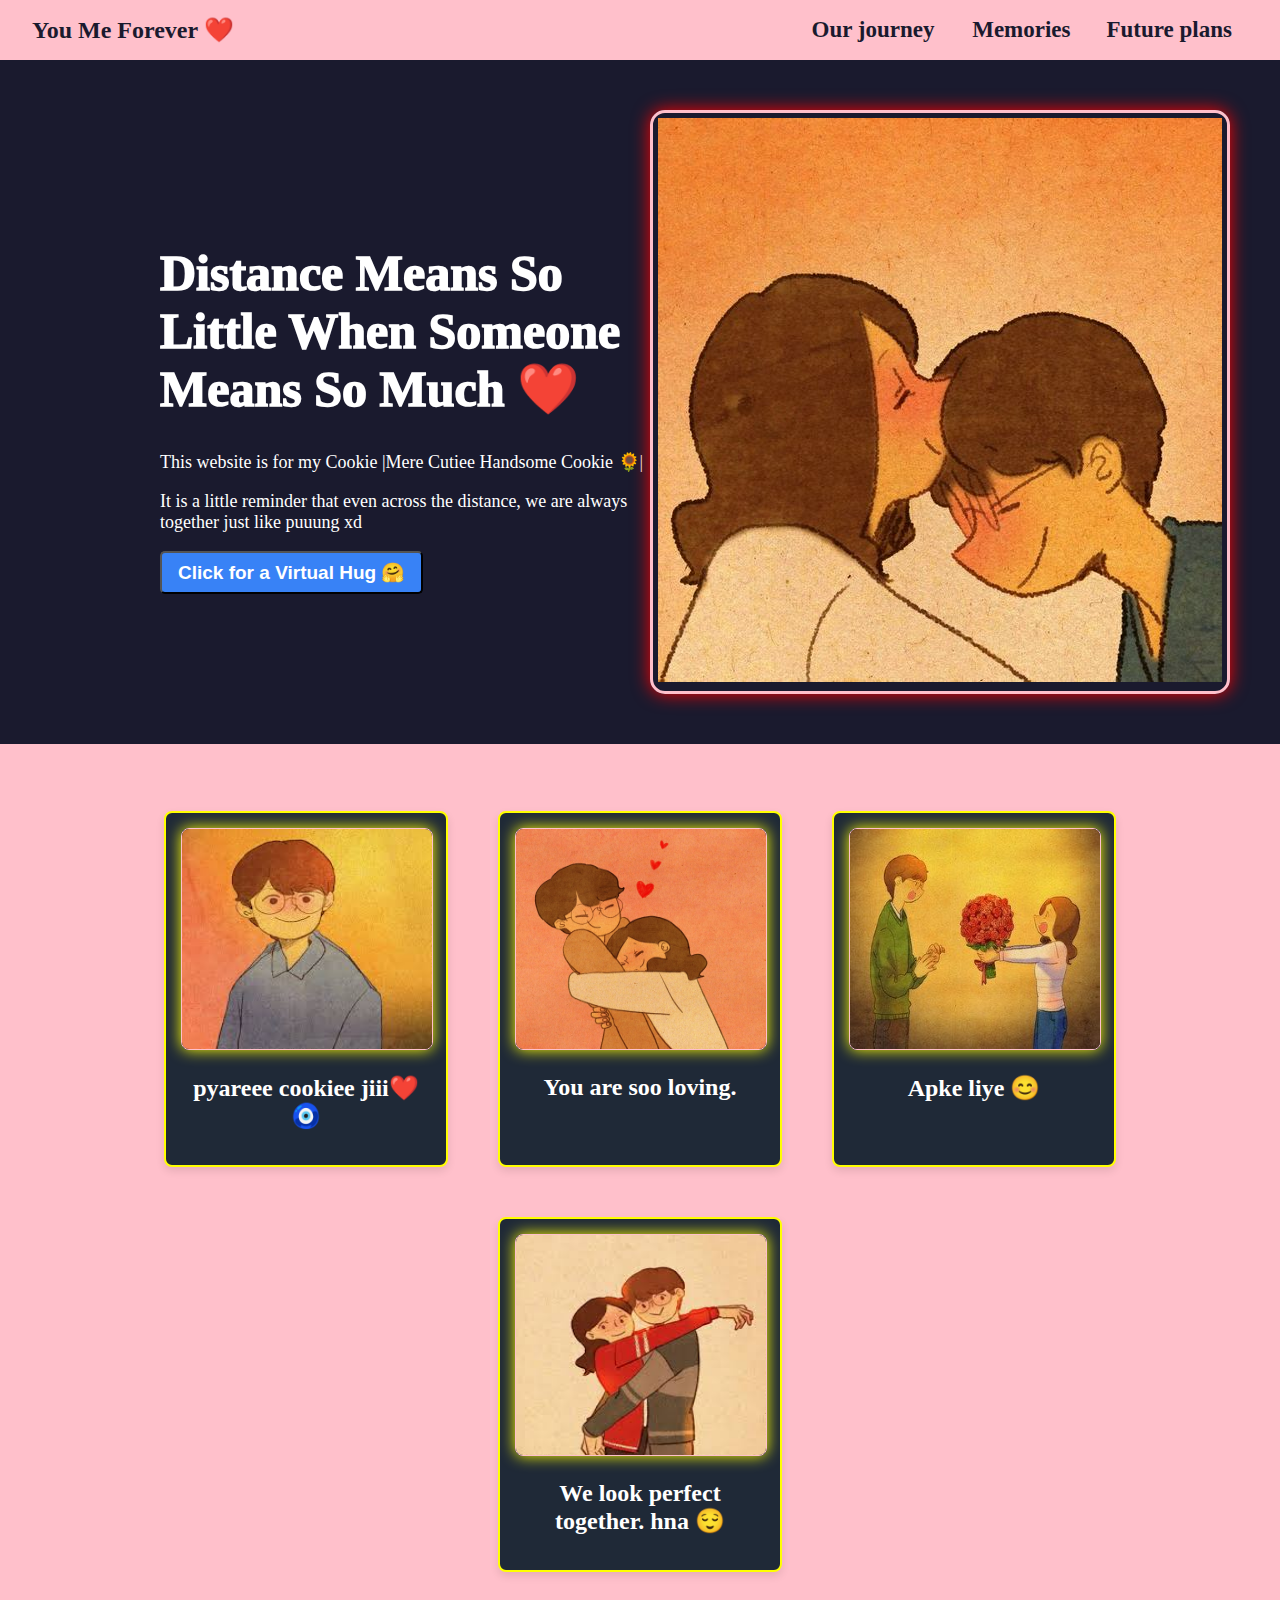
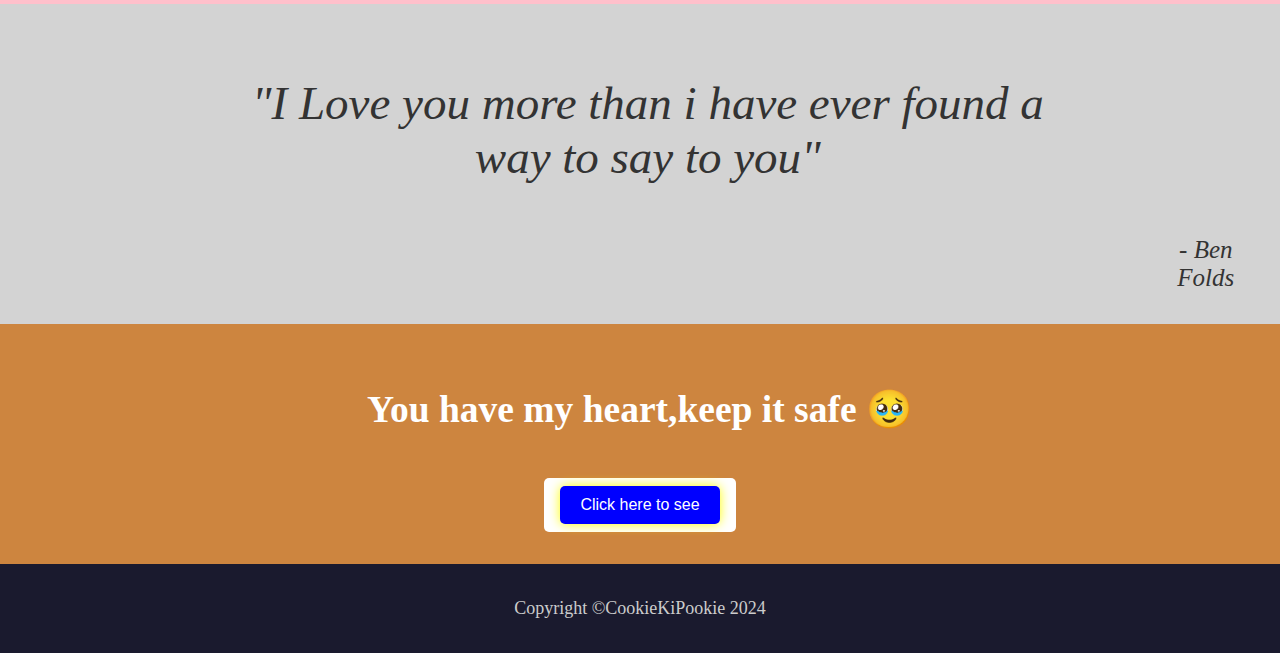
<file: index.html>
<!DOCTYPE html>
<html lang="en">
<head>
  <meta charset="UTF-8">
  <meta name="viewport" content="width=device-width, initial-scale=1.0">
  <title>Landing Page</title>
  <link rel="stylesheet" href="style.css">
</head>
<body>
  <header class="header">
    <div class="logo">You Me Forever ❤️</div>
    <nav class="nav-links">
      <a href="#"> Our journey </a>
      <a href="#">Memories</a>
      <a href="#">Future plans</a>
    </nav>
  </header>

  <section class="hero">
    <div class="hero-text">
      <h1>Distance Means So Little When Someone Means So Much ❤️</h1>
      <p>This website is for my Cookie |Mere Cutiee Handsome Cookie 🌻|</p>
      <p> It is a little reminder that even across the distance, we are always together just like puuung xd</p>
      <button>Click for a Virtual Hug 🤗</button>
    </div>
    <div class="hero-image">
       <img src="images/love.jpg" alt="placeholder-image">
       </div>
  </section>

  <section class="info-section">
    
    <div class="cards-container">
      <div class="card"> 
        <img src="images/cookie.jpeg" alt="cookie">
        <h2>pyareee cookiee jiii❤️🧿 </h2>
      </div>
      <div class="card">
        <img src="images/sukoon.jpg" alt="sukoon">
        <h2>You are soo loving.</h2>
      </div>
      <div class="card">
        <img src="images/flowers.jpg" alt="cookie ke liye flowers">
        <h2> Apke liye 😊</h2>
      </div>
      <div class="card">
        <img src="images/together.jpeg" alt="together">
        <h2> We look perfect together. hna 😌 </h2>
      </div>
    </div>
  </section>

  <section class="true">
    <div class="quote">"I Love you more than i have ever found a way to say to you"</div>
     <div class="by"> -  Ben Folds</div>
  </section>

  <footer class="footer">
    <div class="footer-text">
      <h2>You have my heart,keep it safe 🥹</h2>
    </div>
    <button><a href="foryou.html" class="btn">Click here to see </a></button>
  </footer>

  <footer class="main-footer">
    <p>Copyright ©CookieKiPookie 2024</p>
  </footer>
</body>
</html>
</file>
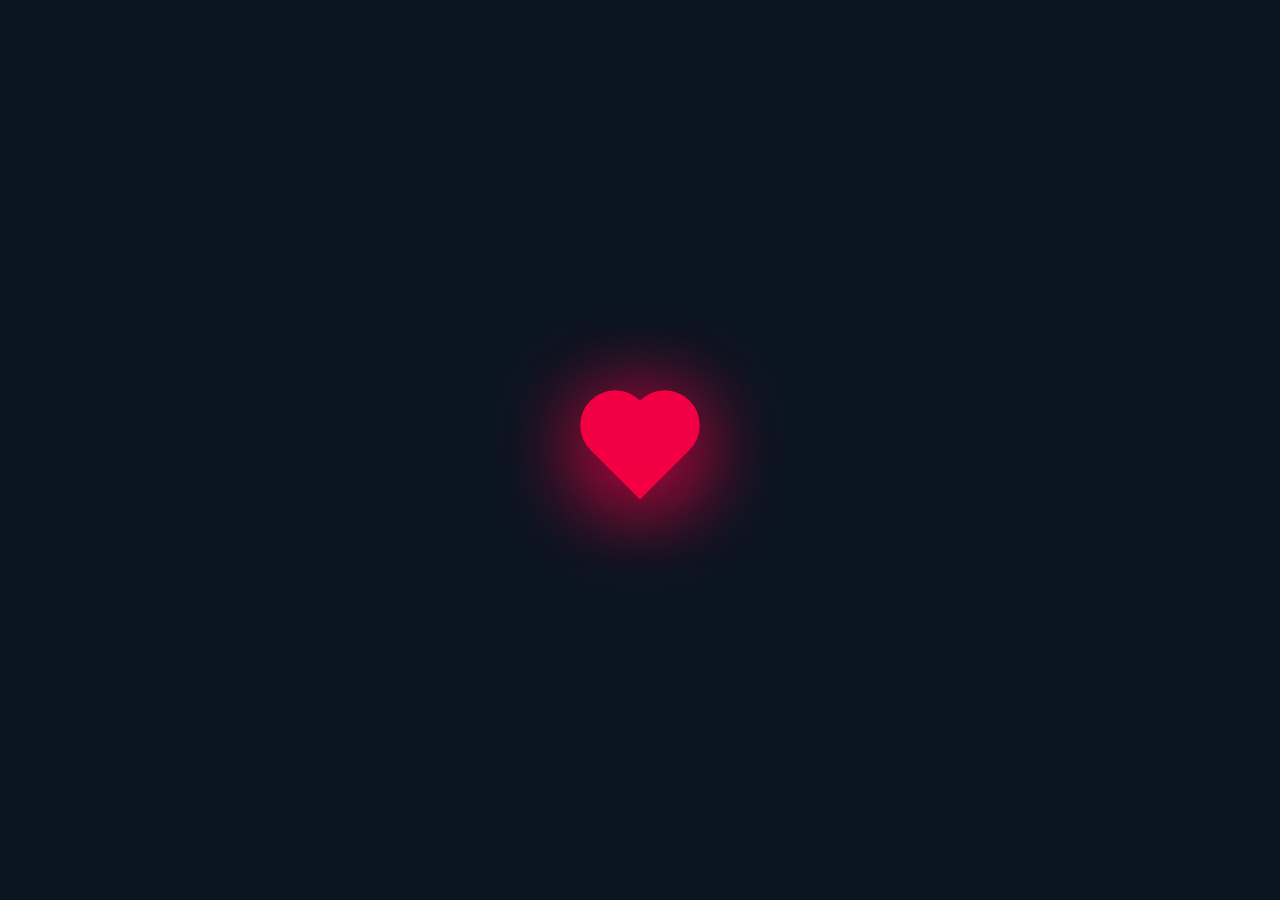
<file: foryou.html>
<!DOCTYPE html>
<html lang="en">
<head>
    <meta charset="UTF-8">
    <meta name="viewport" content="width=, initial-scale=1.0">
    <title>For you</title>
    <link rel="stylesheet" href="foryoustyle.css">
</head>
<body>
    <div class="heart"> </div>
    
    
</body>
</html>
</file>
<file: style.css>
/* styles.css */
body {
    font-family:poppins;
    margin: 0;
    padding: 0;
    box-sizing:border-box;
    color: #333;
  }
  
  .header {
    background-color:pink;
    color: #fff;
    display: flex;
    justify-content: space-between;
    align-items: center;
    padding: 16px 32px;

  }
  
  .header .logo {
    font-weight: bold;
    color:#1a1a2e;
    font-size:24px;
  }
  
  .nav-links a {
    color:#1a1a2e;
    margin: 0 1rem;
    text-decoration: none;
    font-size:23px;
    font-weight: bold;
  }
  
  .hero {
    display: flex;
    justify-content: space-between;
    align-items: center;
    padding: 50px 50px 50px 100px;
    background-color:#1a1a2e;
    color: #fff;
  }
  .hero-text{
    width: 500px;
    padding-left:60px;
    align-items: center;


  }
h1{
  font-size:50px;
  font-weight: 1000;
}
p{
  font-size:18px;
}
  
  .hero-text button {
    background-color:#3882f6;
    color: white;
    border-radius:8px;
    padding: 0.5rem 1rem;
    cursor: pointer;
    border-radius: 5px;
    font-size:19px;
    font-weight: 700;
  }
  
  .hero-image{
   border-style: solid;
   border-width:3px;
   border-color:pink;
   border-radius:15px;
   padding:5px;
   box-shadow:0 0 18px red ;
   
  }
  
  
  
  .info-section {
    padding: 2rem;
    text-align: center;
    background-color:pink;
  }
  
  .info-cards {
    display: flex;
    justify-content: space-around;
    margin-top: 1rem;
  }
  .cards-container{
    display:flex;
    gap:50px;
    justify-content: center;
    flex-wrap:wrap;
    padding-top: 35px;
  }

  
  
  .card {
  width: 250px;
  border: 2px solid yellow;
  border-radius: 8px;
  box-shadow: 0 4px 8px rgba(0, 0, 0, 0.1);
  text-align: center; 
  overflow: hidden; 
  background-color:#1F2937; 
  padding: 15px;
  }
  .card img {
    border-radius:8px;
    width: 100%; 
    height: 220px; 
    border: 1px solid pink; 
    box-shadow:0 0 15px yellow;
  }
  .card h2{
    color:white;
  }
  
  .true {
    background-color:lightgrey;
    padding: 2rem;
    text-align: center;
    font-style: italic;
    justify-content:center;
    display:flex;
    

  }
  
  .quote{
    font-size:47px;
    font-weight: 500;
    padding:40px 100px 40px 180px; 
    margin-bottom: 10px;
    margin-left: 20px;
  }
  .by{
    padding-top: 200px;
    font-size:25px;
    font-weight: 200;
  }
  
.btn {
  display: inline-block;
  padding: 10px 20px;
  font-size: 16px;
  color: white;
  background-color:blue;
  border: pink;
  border-radius: 5px;
  text-decoration: none;
  text-align: center;
  box-shadow: 0 0 12px yellow;
  transition: transform 0.2s, box-shadow 0.2s;
}

.btn:hover {
  background-color:rgb(0, 106, 255); 
  box-shadow: 0 6px 8px rgba(0, 0, 0, 0.3);
  transform: scale(1.05);
}

.btn:active {
  transform: scale(0.95);
}

  
  .footer {
    background-color:peru;
    color: #fff;
    text-align: center;
    padding: 2rem;
    
  }
  
  .footer button {
    background-color: #fff;
    color:pink;
    border: none;
    padding: 0.5rem 1rem;
    cursor: pointer;
    border-radius: 5px;
    margin-top: 1rem;
  }
  .footer-text{
    font-size:25px;
    color: white;
    
  }
  
  .main-footer {
    background-color: #1a1a2e;
    color: #ccc;
    text-align: center;
    padding: 1rem;
  }
</file>
<file: foryoustyle.css>
body{
    margin:0;
    padding:0;
    min-height: 100vh;
    align-items:center;
    background:#0b1522;
    justify-content: center;
    display:flex;

}


.heart{
    height: 70px;
    width: 70px;
    background: #f20044;
    position:relative;
    transform:rotate(-45deg);
    box-shadow:-10px 10px 90px #f20044;
    animation:heart 0.6s linear infinite;
    
  }
  @keyframes heart{
    0%{transform:rotate(-45deg) scale(0.07);

    }
    80%{transform:rotate(-45deg) scale(1.0);

    }
    100%{transform:rotate(-45deg) scale(0.8);

    }
  }
  
  .heart:before{
    content:'';
    position:absolute;
    height: 70px;
    width:70px;
    background:#f20044;
    top:-50%;
    border-radius:50px;
    box-shadow:-10px 10px 90px #f20044;

  }
  .heart:after{
    content:'';
    position:absolute;
    height: 70px;
    width:70px;
    background:#f20044;
    right:-50%;
    border-radius:50px;
    box-shadow:-10px 10px 90px #f20044;

  }
</file>
